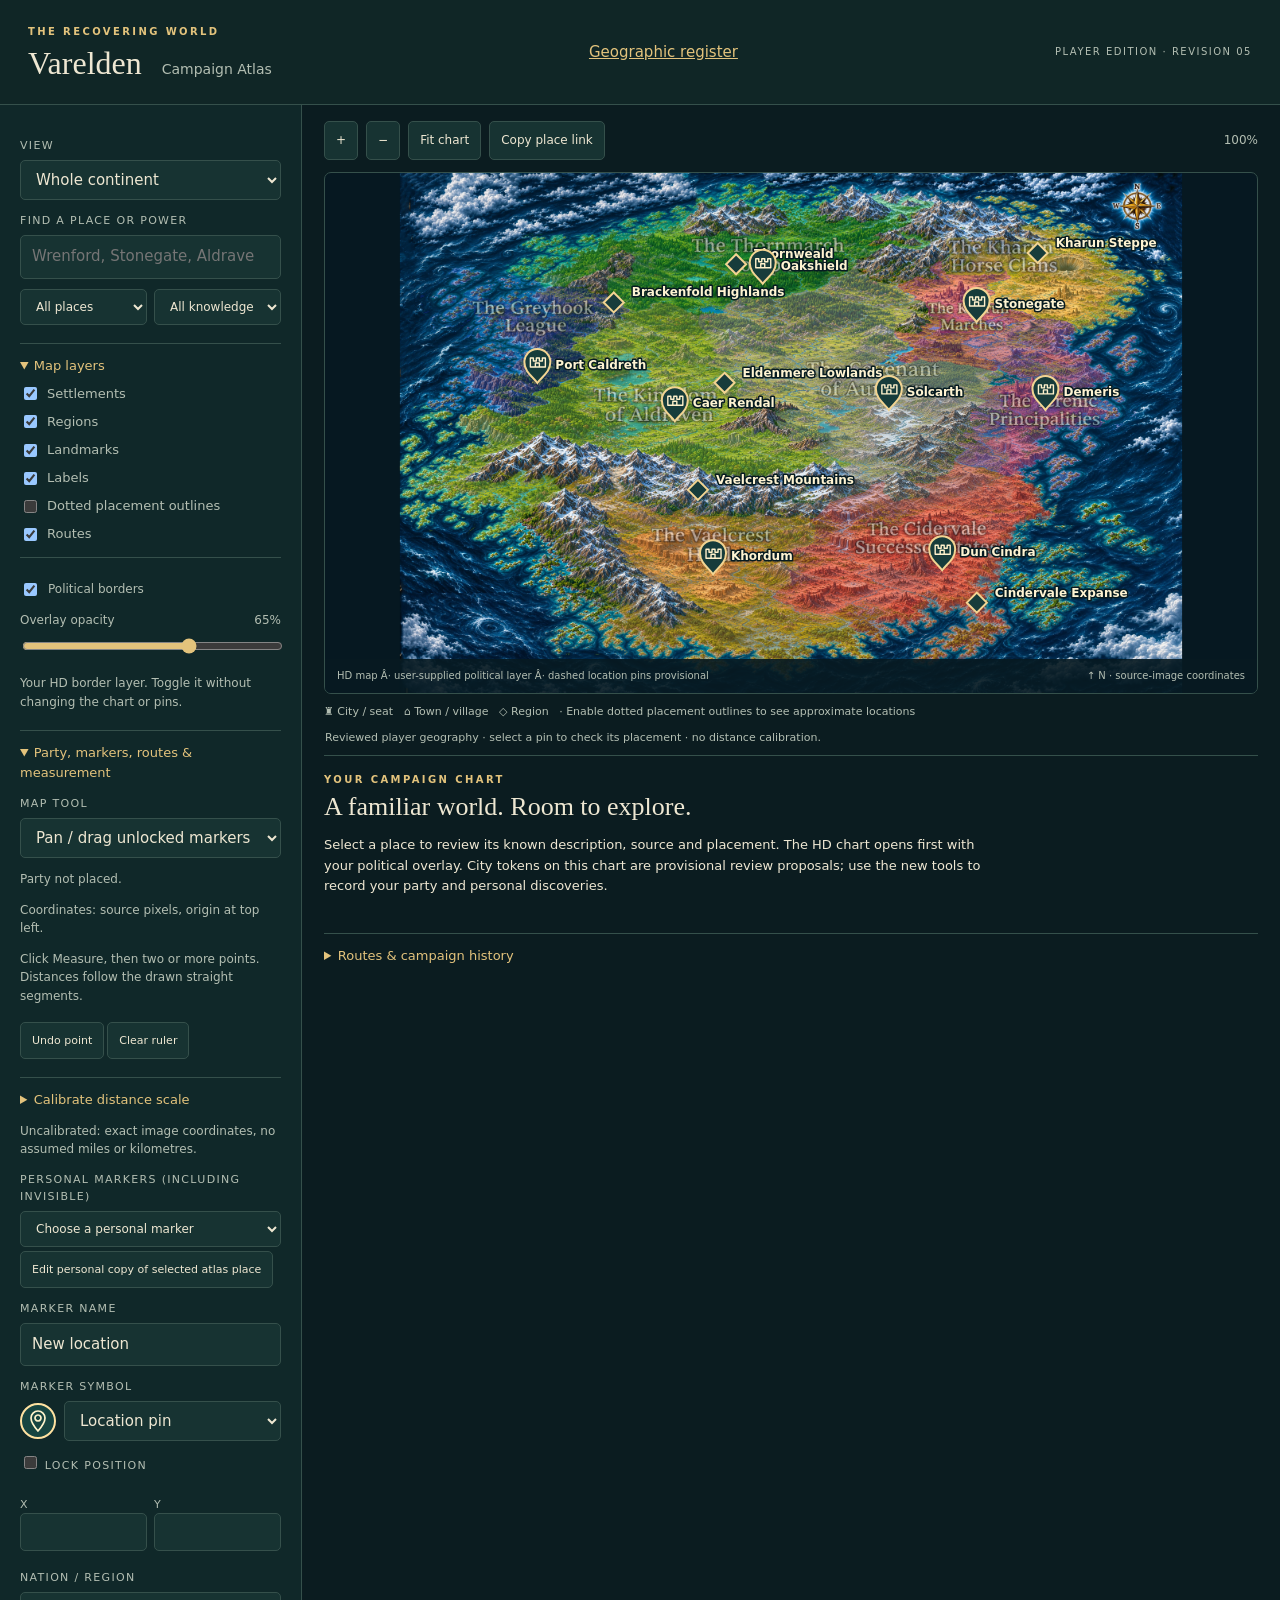
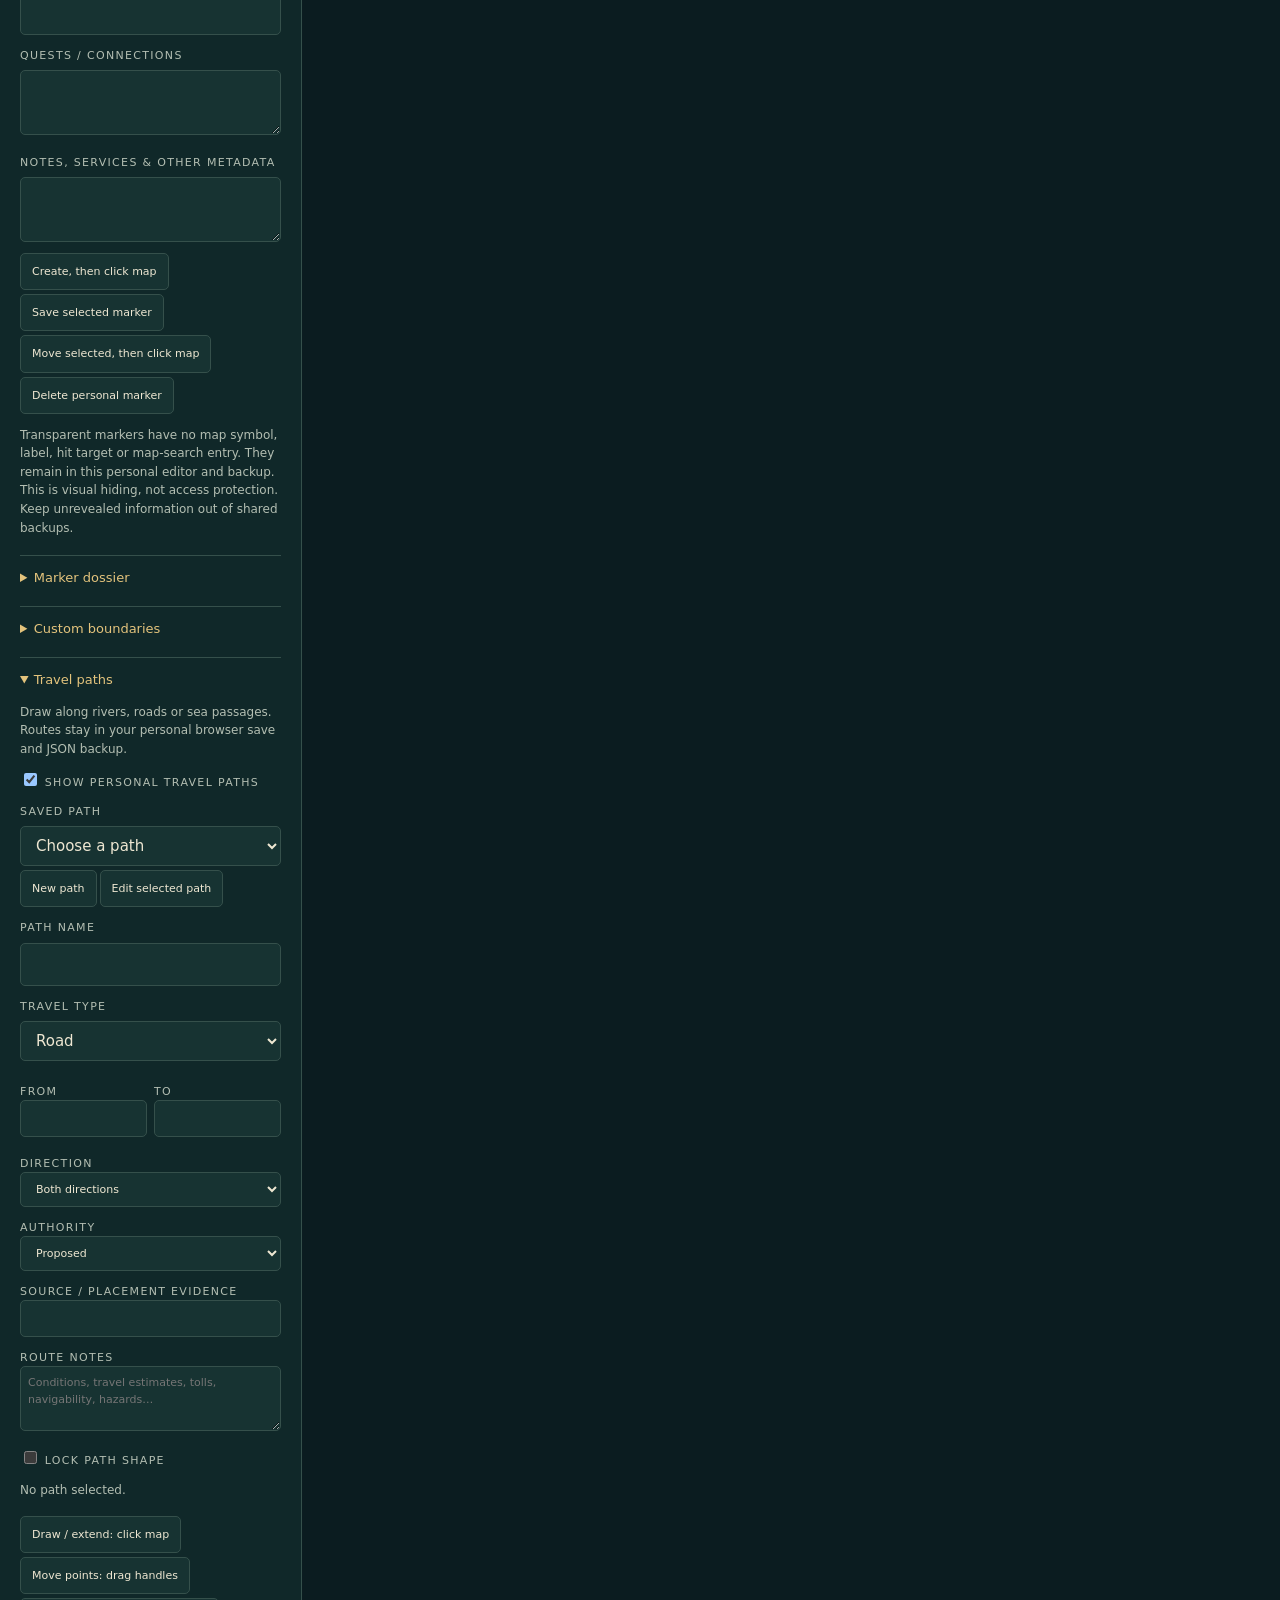
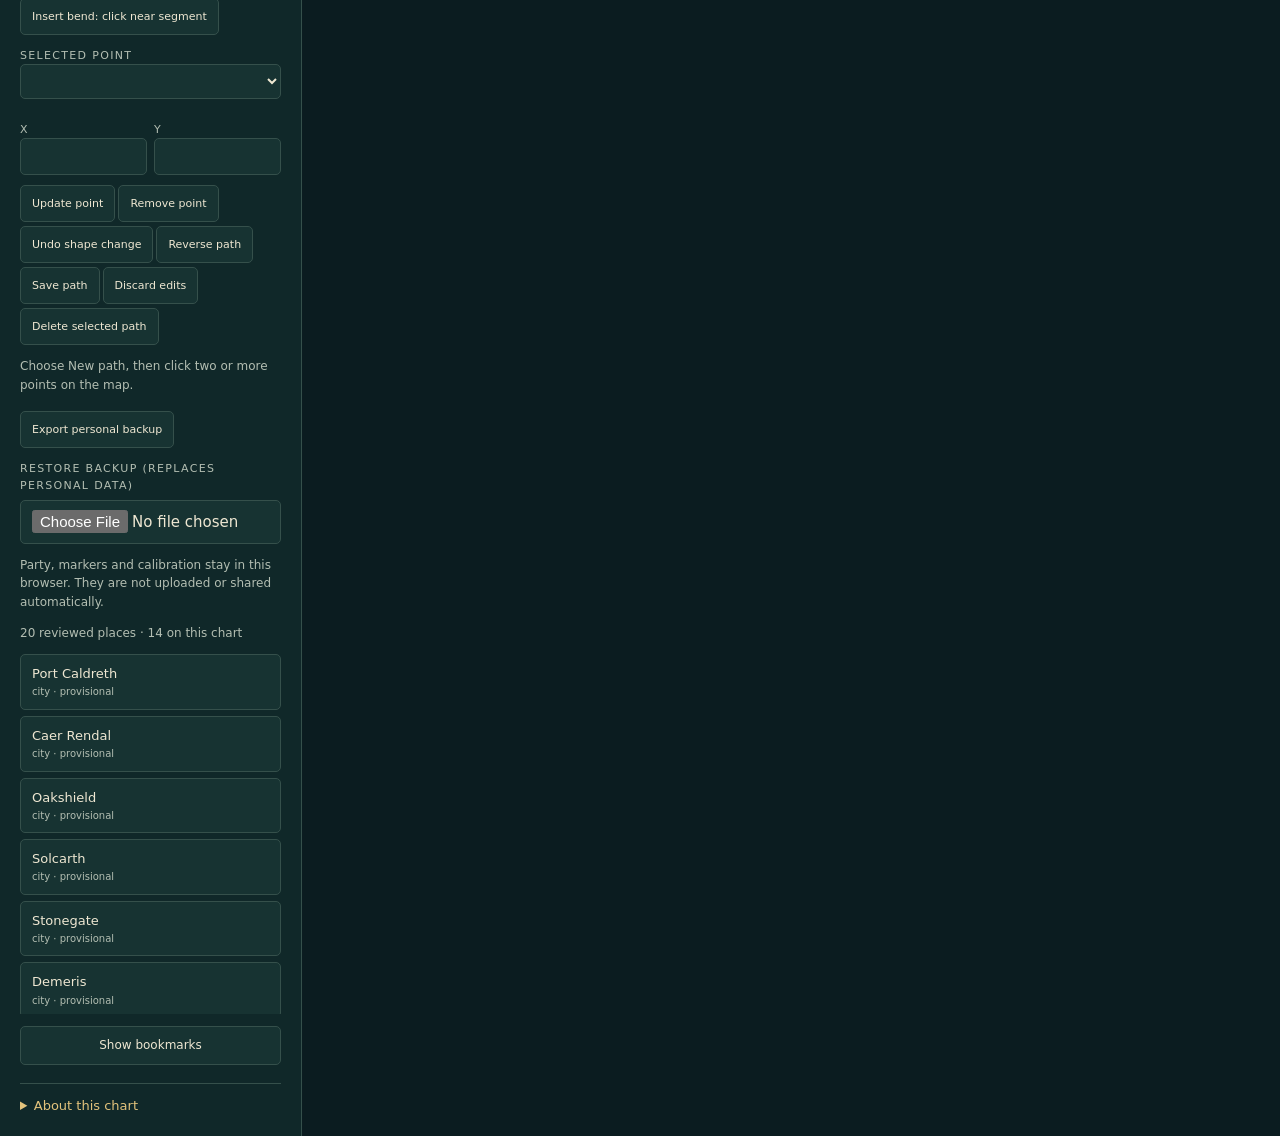
<file: index.html>
<!doctype html>
<html lang="en"><head><meta charset="utf-8"><meta name="viewport" content="width=device-width, initial-scale=1"><meta name="theme-color" content="#102829"><meta http-equiv="Content-Security-Policy" content="default-src 'self'; img-src 'self' data:; style-src 'self'; script-src 'self'; connect-src 'self'; object-src 'none'; base-uri 'none'"><title>Varelden · Campaign Atlas</title><link rel="stylesheet" href="atlas.css"><script type="module" src="js/atlas.js?v=travel-paths-1"></script></head>
<body><header><div><span class="eyebrow">THE RECOVERING WORLD</span><h1>Varelden <span>Campaign Atlas</span></h1></div><a href="register.html">Geographic register</a><span class="edition">PLAYER EDITION · REVISION 05</span></header>
<main><aside aria-label="Atlas navigation"><label for="map">Chart</label><select id="map"></select><label for="view">View</label><select id="view"></select><label for="search">Find a place or power</label><input id="search" type="search" placeholder="Wrenford, Stonegate, Aldraven…"><div class="filters"><select id="kind" aria-label="Location type"><option value="">All places</option><option>settlement</option><option>region</option><option>landmark</option></select><select id="knowledge" aria-label="Knowledge"><option value="">All knowledge</option><option value="known">Known</option><option value="visited">Visited</option><option value="rumor">Rumors</option></select></div><details open><summary>Map layers</summary><div id="layers"></div><div id="political-controls"><label><input id="political-toggle" type="checkbox" checked> Political borders</label><label for="political-opacity">Overlay opacity <output id="opacity-value">65%</output></label><input id="political-opacity" type="range" min="0" max="100" value="65"><p class="muted">Your HD border layer. Toggle it without changing the chart or pins.</p></div></details><details open id="personal-tools"><summary>Party, markers, routes &amp; measurement</summary>
<label for="tool-mode">Map tool</label><select id="tool-mode"><option value="pan">Pan / drag unlocked markers</option><option value="party">Place party</option><option value="marker">Place a new marker</option><option value="relocate">Move selected marker</option><option value="measure">Measure distance / path</option></select>
<p id="party-position" class="muted"></p><p id="coordinate-readout" class="muted">Coordinates: source pixels, origin at top left.</p>
<p id="measure-result" aria-live="polite" class="muted"></p><button id="undo-measure">Undo point</button><button id="clear-measure">Clear ruler</button>
<details><summary>Calibrate distance scale</summary><p class="muted">Measure between two points with a known separation. Calibration sets a planar estimate across this illustrated map; it does not establish surveyed geography.</p><label for="known-distance">Known distance</label><input id="known-distance" type="number" min="0.000001" step="any"><select id="known-unit" aria-label="Distance unit"><option value="km">Kilometres</option><option value="mi">Miles</option></select><label for="scale-evidence">Scale source / assumption</label><input id="scale-evidence"><button id="calibrate">Use measured reference</button><button id="clear-scale">Clear calibration</button></details><p id="scale-status" class="muted"></p>
<label for="personal-list">Personal markers (including invisible)</label><select id="personal-list"></select><button id="copy-place">Edit personal copy of selected atlas place</button>
<label for="marker-name">Marker name</label><input id="marker-name" maxlength="200" value="New location"><label for="marker-icon">Marker symbol</label><div class="symbol-picker"><svg id="marker-preview" viewBox="-16 -16 32 32" aria-hidden="true"></svg><select id="marker-icon"></select></div>
<label><input id="marker-locked" type="checkbox"> Lock position</label><div class="filters"><label>X<input id="marker-x" type="number" min="0" max="3932" step="any"></label><label>Y<input id="marker-y" type="number" min="0" max="2614" step="any"></label></div>
<label for="marker-nation">Nation / region</label><input id="marker-nation"><label for="marker-quests">Quests / connections</label><textarea id="marker-quests" maxlength="20000"></textarea><label for="marker-notes">Notes, services &amp; other metadata</label><textarea id="marker-notes" maxlength="20000"></textarea>
<button id="new-marker">Create, then click map</button><button id="save-marker">Save selected marker</button><button id="move-marker">Move selected, then click map</button><button id="delete-marker">Delete personal marker</button>
<p class="muted">Transparent markers have no map symbol, label, hit target or map-search entry. They remain in this personal editor and backup. This is visual hiding, not access protection. Keep unrevealed information out of shared backups.</p>
<details><summary>Marker dossier</summary><output id="location-id"></output><div id="dossier"></div><p id="inherited"></p><pre id="changes"></pre></details><details><summary>Custom boundaries</summary><label>Boundary type<select id="boundary-kind"></select></label><label>Name<input id="boundary-name"></label><label>Terrain descriptors<input id="boundary-terrain"></label><label>Source or proposal<input id="boundary-source"></label><p>Use Measure to trace at least three corners, then save the area. Select an existing area to replace its outline.</p><select id="boundary-list" aria-label="Saved boundary"></select><button id="boundary-save">Save measured outline</button><div id="boundary-layers"></div></details><button id="export-personal">Export personal backup</button><label for="import-personal">Restore backup (replaces personal data)</label><input id="import-personal" type="file" accept="application/json,.json"><p id="personal-status" role="status" class="muted">Party, markers and calibration stay in this browser. They are not uploaded or shared automatically.</p></details><p id="count" class="muted" aria-live="polite"></p><nav id="list" aria-label="Location results"></nav><button id="bookmarks">Show bookmarks</button><details><summary>About this chart</summary><p>The original HD artwork is the geographic background. Pins describe their own evidence and coordinate frame. HD city pins and regional anchors are provisional. Decorative castles do not identify settlements.</p><p>No surveyed distance scale is established. Blank route or history layers mean no approved records, not that the world has no roads or history.</p><p>Player knowledge and visits are campaign records. A browser bookmark does not discover a location.</p></details></aside>
<section class="workspace" aria-label="Interactive map"><div class="toolbar"><button id="zoom-in" aria-label="Zoom in">+</button><button id="zoom-out" aria-label="Zoom out">−</button><button id="fit">Fit chart</button><button id="share">Copy place link</button><span id="zoom" class="muted"></span></div><div id="mapstage" tabindex="0" aria-label="Map. Drag to pan, scroll to zoom, arrow keys to pan, plus or minus to zoom."><svg id="mapcanvas" xmlns="http://www.w3.org/2000/svg" role="img" aria-label="Varelden map"><g id="scene"><image id="art"/><image id="political-art" pointer-events="none"/><g id="overlays"></g></g></svg><div class="map-caption"><span id="caption"></span><span>↑ N · source-image coordinates</span></div></div><div class="token-legend">♜ City / seat &nbsp; ⌂ Town / village &nbsp; ◇ Region &nbsp; · Enable dotted placement outlines to see approximate locations</div><div id="status" role="status">Loading reviewed atlas data…</div><section id="detail" aria-label="Selected location"><div class="eyebrow">YOUR CAMPAIGN CHART</div><h2>A familiar world. Room to explore.</h2><p>Select a place to review its known description, source and placement. The HD chart opens first with your political overlay. City tokens on this chart are provisional review proposals; use the new tools to record your party and personal discoveries.</p></section><details class="ledger"><summary>Routes & campaign history</summary><div class="ledger-grid"><div><h3>Known connections</h3><div id="routes"></div></div><div><h3>Recorded changes</h3><div id="history"></div></div></div></details></section></main><noscript>This interactive atlas requires JavaScript. The reviewed records are also available in data/locations.json.</noscript></body></html>
</file>
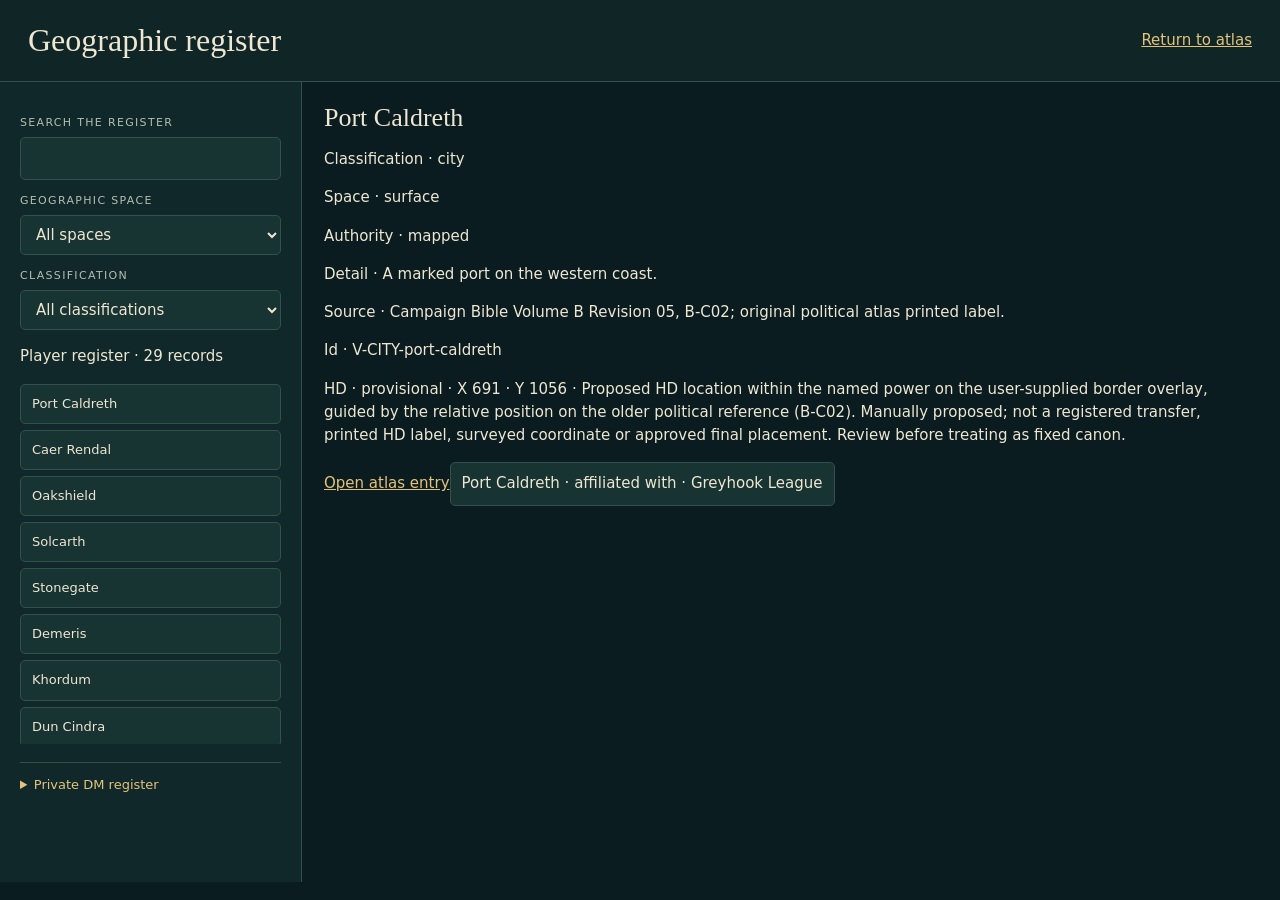
<file: register.html>
<!doctype html>
<html lang="en"><head><meta charset="utf-8"><meta name="viewport" content="width=device-width, initial-scale=1"><meta http-equiv="Content-Security-Policy" content="default-src 'self'; script-src 'self'; connect-src 'self'; object-src 'none'; base-uri 'none'"><link rel="stylesheet" href="atlas.css"><title>Geographic register · Varelden</title><script type="module" src="js/register.js"></script></head>
<body><header><h1>Geographic register</h1><a href="./">Return to atlas</a></header><main><aside><label for="query">Search the register</label><input id="query" type="search"><label for="space">Geographic space</label><select id="space"><option value="">All spaces</option><option value="surface">Surface</option><option value="subsurface">Subsurface / Underdark</option><option value="Astral">Astral</option><option value="network">Dungeon or mine network</option><option value="other">Other environment</option></select><label for="classification">Classification</label><select id="classification"></select><p id="count" role="status"></p><nav id="list" aria-label="Matching records"></nav><details><summary>Private DM register</summary><label for="file">Open local Registers.json</label><input id="file" type="file" accept=".json"><p>Private records stay in this tab. Reload to return to the player register.</p></details></aside><section class="workspace" id="record" aria-live="polite"></section></main></body></html>
</file>
<file: atlas.css>
:root{color-scheme:dark;--bg:#0b1c20;--panel:#102829;--line:#35504b;--ink:#eee7d2;--muted:#b3beb2;--gold:#e3c37c}*{box-sizing:border-box}body{margin:0;background:var(--bg);color:var(--ink);font:15px/1.55 system-ui,sans-serif}header{display:flex;justify-content:space-between;align-items:center;padding:19px 28px;border-bottom:1px solid var(--line);background:#102626}.eyebrow{font-size:10px;font-weight:700;letter-spacing:.24em;color:var(--gold)}h1{font:32px Georgia,serif;margin:3px 0}h1 span{font:14px system-ui;color:var(--muted);margin-left:12px}.edition{font-size:10px;letter-spacing:.15em;color:var(--muted)}main{display:grid;grid-template-columns:302px minmax(0,1fr);min-height:calc(100vh - 100px)}aside{padding:20px;background:var(--panel);border-right:1px solid var(--line)}label{display:block;margin:12px 0 6px;font-size:11px;text-transform:uppercase;letter-spacing:.12em;color:var(--muted)}button,select,input{font:inherit;border:1px solid var(--line);border-radius:5px;padding:9px 11px;background:#173332;color:var(--ink)}button{cursor:pointer}button:hover,button[aria-pressed=true]{border-color:var(--gold);background:#284743}button:focus-visible,select:focus-visible,input:focus-visible,a:focus-visible{outline:2px solid var(--gold);outline-offset:3px}aside>select,aside>input{width:100%}.filters{display:flex;gap:7px;margin-top:10px}.filters select{width:50%;font-size:12px}details{border-top:1px solid var(--line);margin-top:18px;padding-top:12px}summary{cursor:pointer;color:var(--gold);font-size:13px}#layers label{display:flex;gap:7px;align-items:center;margin:8px 0;text-transform:none;letter-spacing:0;font-size:13px}#list{max-height:40vh;overflow:auto;display:grid;gap:6px}#list button{text-align:left;font-size:13px}#list small{display:block;font-size:10px;color:var(--muted)}#bookmarks{margin-top:12px;width:100%;font-size:12px}.muted,small,aside details p{color:var(--muted);font-size:12px}.workspace{min-width:0;padding:16px 22px}.toolbar{display:flex;gap:8px;align-items:center;margin-bottom:12px}.toolbar button{font-size:12px}#zoom{margin-left:auto}#mapstage{height:58vh;min-height:340px;position:relative;overflow:hidden;background:#061821;border:1px solid var(--line);border-radius:7px;touch-action:none}svg{width:100%;height:100%;display:block;cursor:grab;user-select:none}svg:active{cursor:grabbing}.map-caption{position:absolute;bottom:0;left:0;right:0;display:flex;justify-content:space-between;gap:12px;padding:9px 12px;background:#071a21e8;color:var(--muted);font-size:10px;pointer-events:none}#status{font-size:11px;color:var(--muted);padding:9px 1px;min-height:34px}#detail{border-top:1px solid var(--line);padding:16px 0 0;min-height:160px}h2{font:26px Georgia,serif;margin:5px 0 10px}h3{font:18px Georgia,serif;color:var(--gold)}#detail p{max-width:80ch;font-size:13px}dl{display:grid;grid-template-columns:125px 1fr;gap:6px 14px;font-size:12px}dt{color:var(--muted)}dd{margin:0}.badge{display:inline-block;border:1px solid var(--line);color:var(--gold);padding:2px 8px;border-radius:12px;font-size:10px;margin-right:5px}.ledger{padding-bottom:20px}.ledger-grid{display:grid;grid-template-columns:1fr 1fr;gap:30px}.ledger p{font-size:12px}.pin{cursor:pointer}.pin circle{stroke:#fff3cc;stroke-width:2;fill:#c48e31}.pin.provisional circle{fill:#236a6c;stroke-dasharray:3 2}.pin text{fill:#fff4d2;paint-order:stroke;stroke:#071b21;stroke-width:4px;stroke-linejoin:round;font:13px system-ui;pointer-events:none}.uncertainty{pointer-events:none;fill:#cbe7d408;stroke:#cbe7d4;stroke-width:1;stroke-dasharray:5 5;pointer-events:none}.route{fill:none;stroke:#e7c777;stroke-width:3;stroke-dasharray:9 6}#detail button{font-size:12px;margin:5px 7px 0 0}a{color:var(--gold)}@media(min-width:1500px){#mapstage{height:65vh}}@media(max-width:800px){header{padding:15px}h1{font-size:26px}h1 span{display:block;margin:3px 0 0}.edition{font-size:8px;max-width:100px}main{display:flex;flex-direction:column}aside{border-right:0;padding:12px 16px}aside details{margin-top:10px}#list{max-height:150px;grid-template-columns:1fr 1fr}.workspace{padding:12px}#mapstage{height:55vh;min-height:300px}.map-caption span:last-child{display:none}.toolbar{gap:5px}.toolbar button{padding:7px 9px}#zoom{font-size:10px}.ledger-grid{grid-template-columns:1fr}dl{grid-template-columns:90px 1fr}}

[hidden]{display:none!important}#political-controls{border-top:1px solid var(--line);padding-top:10px;margin-top:12px}#political-controls label{display:flex;align-items:center;gap:8px;text-transform:none;letter-spacing:0;font-size:12px}#political-opacity{width:100%;padding:0;accent-color:var(--gold)}#opacity-value{margin-left:auto}.token-legend{font-size:11px;color:var(--muted);padding-top:9px}.pin .token-body{fill:#173c3b;stroke:#f2d492;stroke-width:2}.show-placement-outlines .pin.provisional .token-body{stroke-dasharray:4 2}.pin .token-icon{fill:none;stroke:#fff1cb;stroke-width:1.4;stroke-linejoin:round}.pin .hit-target{stroke:none;fill:transparent}.pin.selected .token-body,.pin:hover .token-body{fill:#a26b25;stroke:#fff9de}.pin .token-label{font:bold 12px system-ui;stroke-width:3px}.pin:focus{outline:none}.pin:focus .token-body{stroke:#fff;stroke-width:3}#political-art{pointer-events:none}
.pin .token-label{pointer-events:auto}
.pin{pointer-events:bounding-box}
.pin .hit-target,.pin.provisional .hit-target{fill:transparent;stroke:none}

#personal-tools input:not([type=checkbox]),#personal-tools select,#personal-tools textarea{width:100%;max-width:100%}#personal-tools textarea{background:#173332;color:var(--ink);border:1px solid var(--line);border-radius:5px;min-height:65px;padding:7px;font:inherit}#personal-tools button{font-size:11px;margin:4px 3px 0 0}#personal-tools label{font-size:11px}#personal-tools .filters label{width:50%;min-width:0}#personal-tools .filters input{min-width:0}#personal-list{font-size:12px}.personal-pin{cursor:grab;pointer-events:bounding-box}.personal-label{fill:#fff5cc;paint-order:stroke;stroke:#071a21;stroke-width:3;font:12px system-ui}.personal-pin:focus circle{stroke:white;stroke-width:3}#coordinate-readout{font-variant-numeric:tabular-nums}#map{display:none}
@media(min-width:801px){.workspace{position:sticky;top:0;align-self:start}}
label[for=map]{display:none}

.symbol-picker { display: grid; grid-template-columns: 36px minmax(0, 1fr); align-items: center; gap: 8px; }
#marker-preview { width: 36px; height: 36px; border-radius: 50%; background: #174541; border: 2px solid #ffe2a1; cursor: default; }
.cartographic-glyph { fill: none; stroke: #fff4cc; stroke-width: 1.7; stroke-linecap: round; stroke-linejoin: round; pointer-events: none; }
</file>
